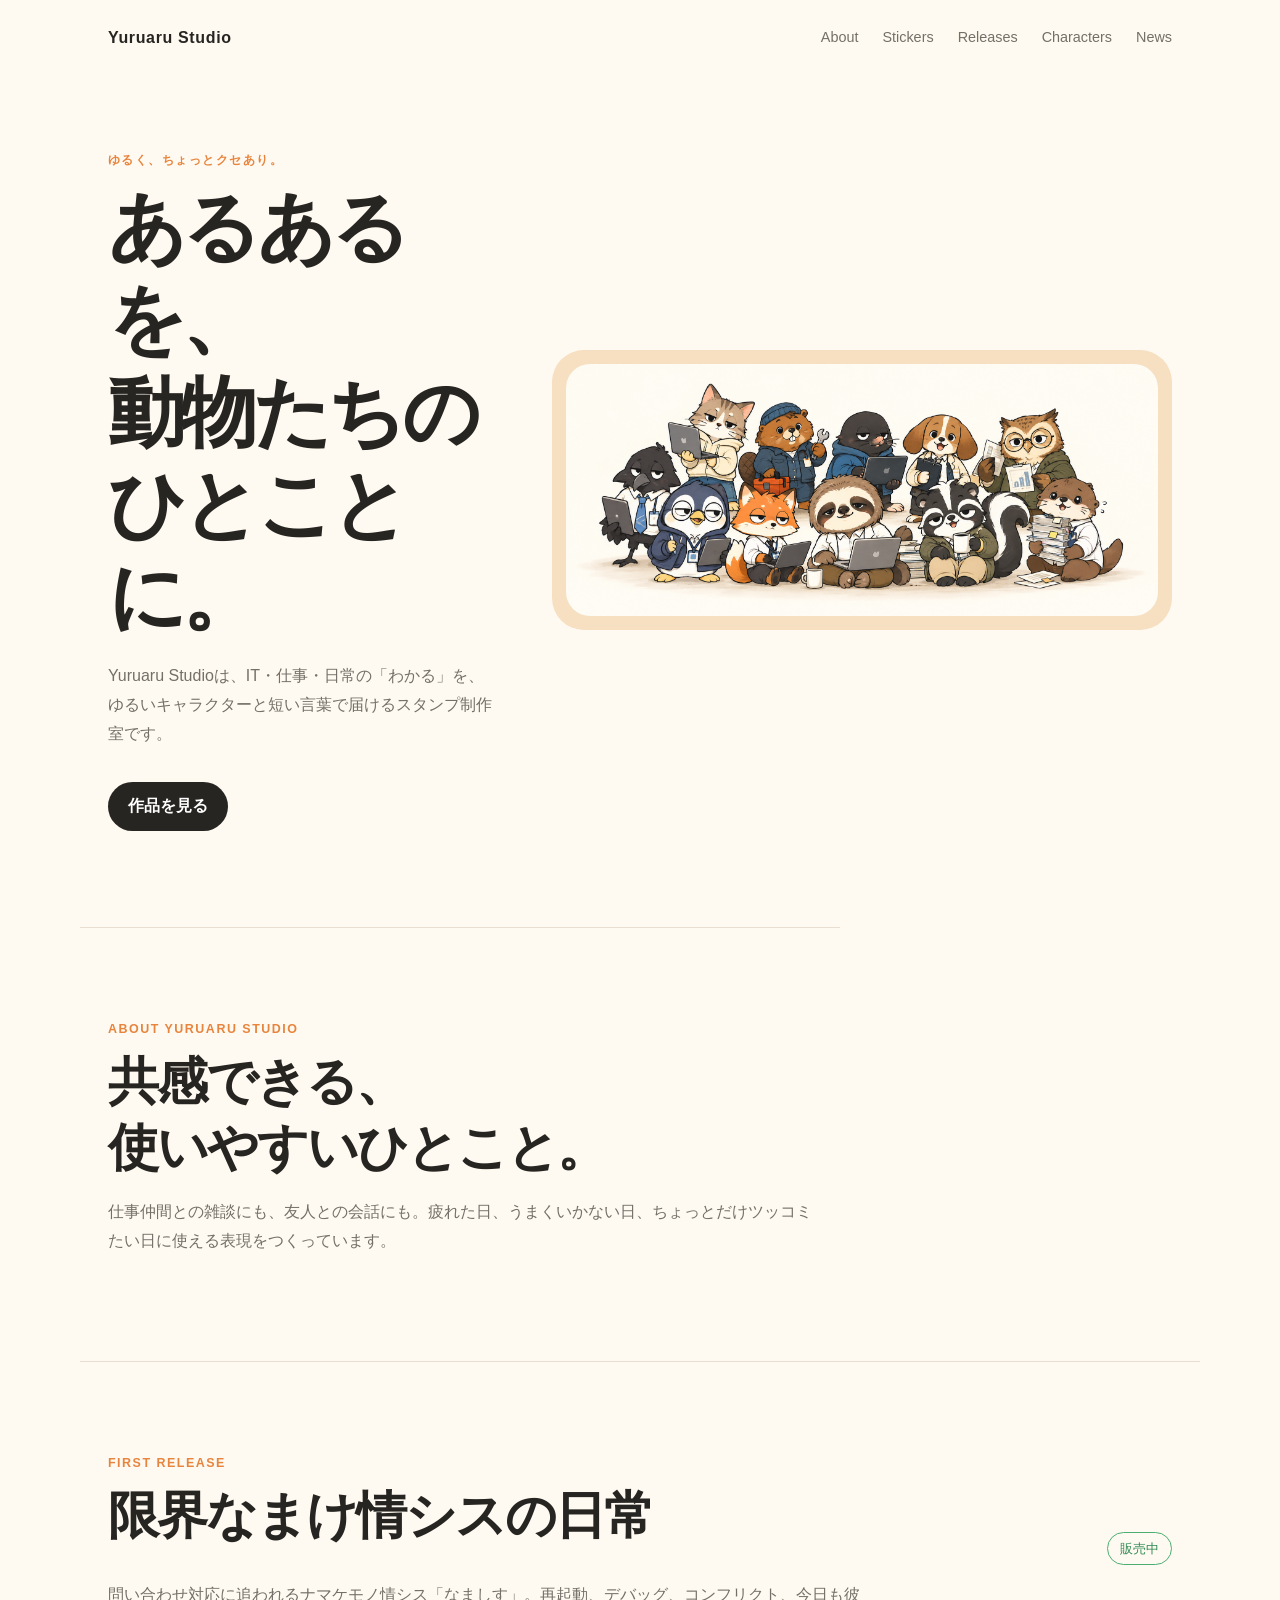
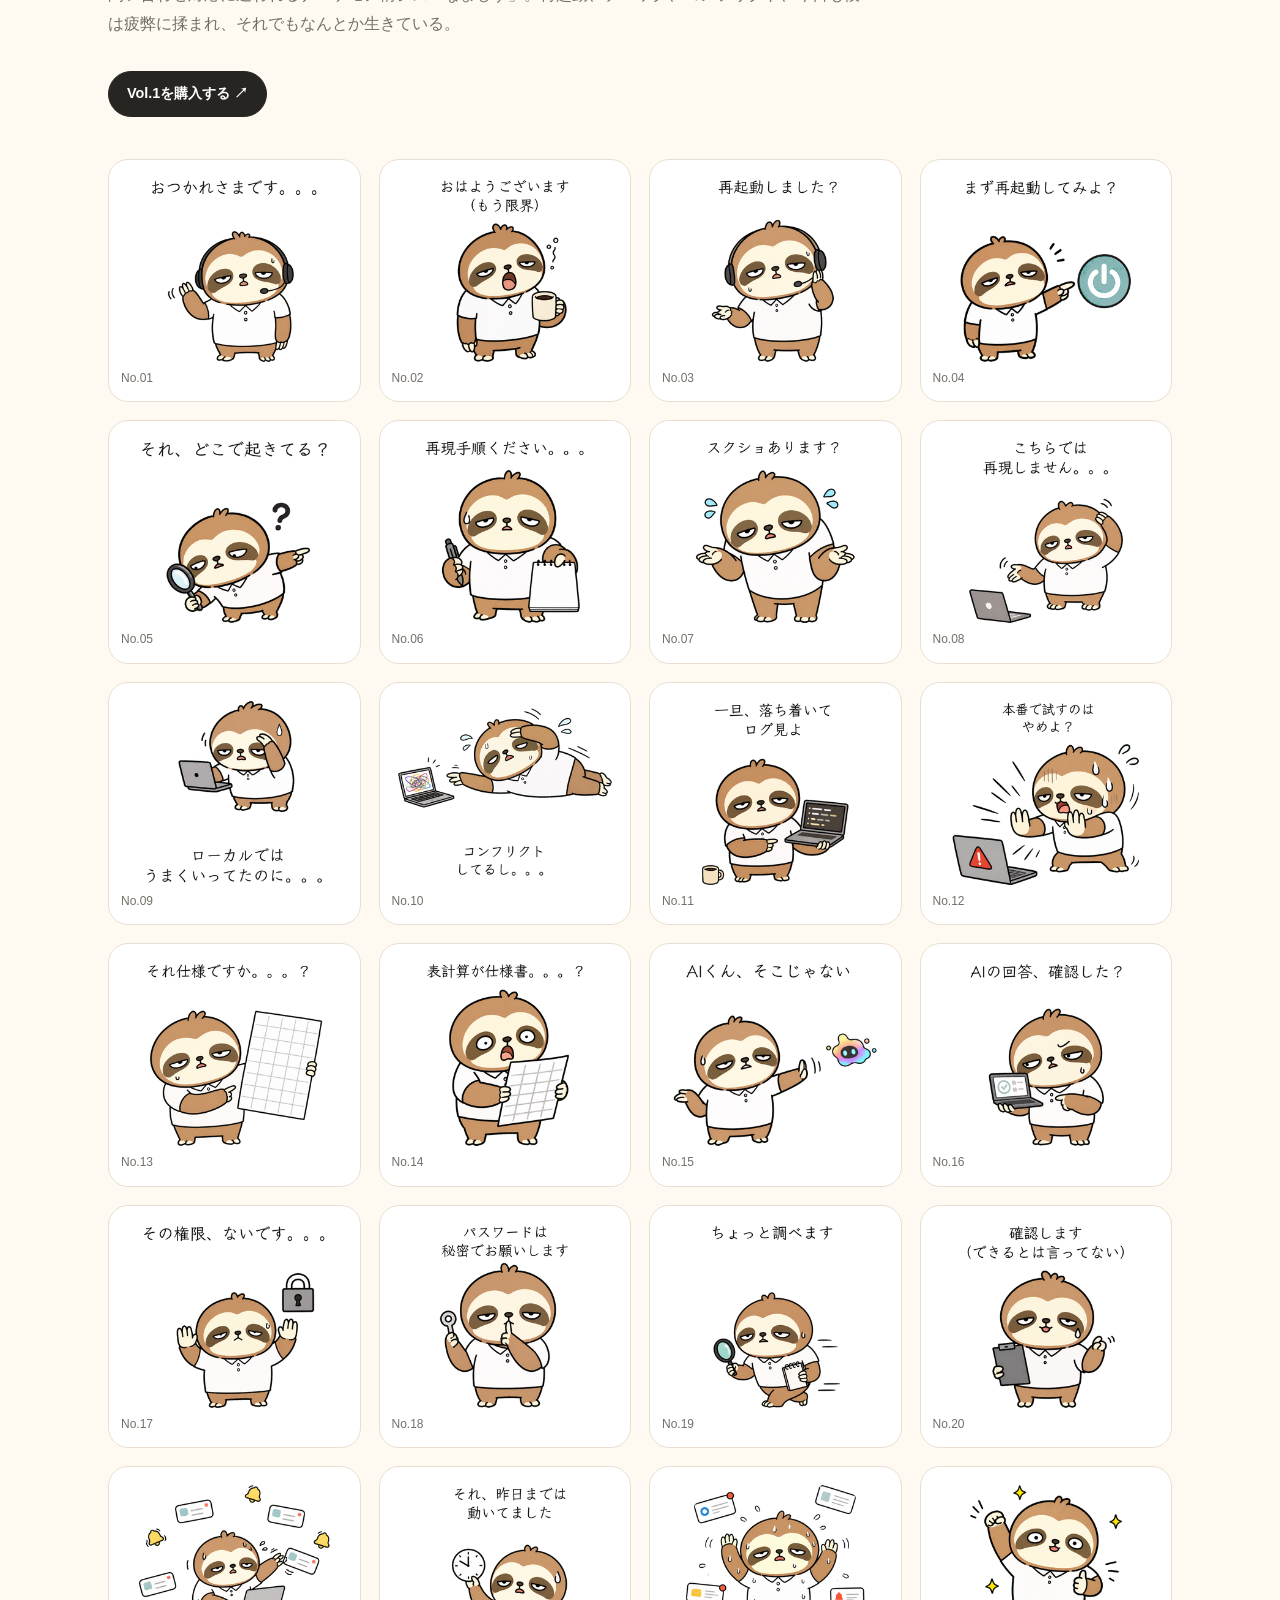
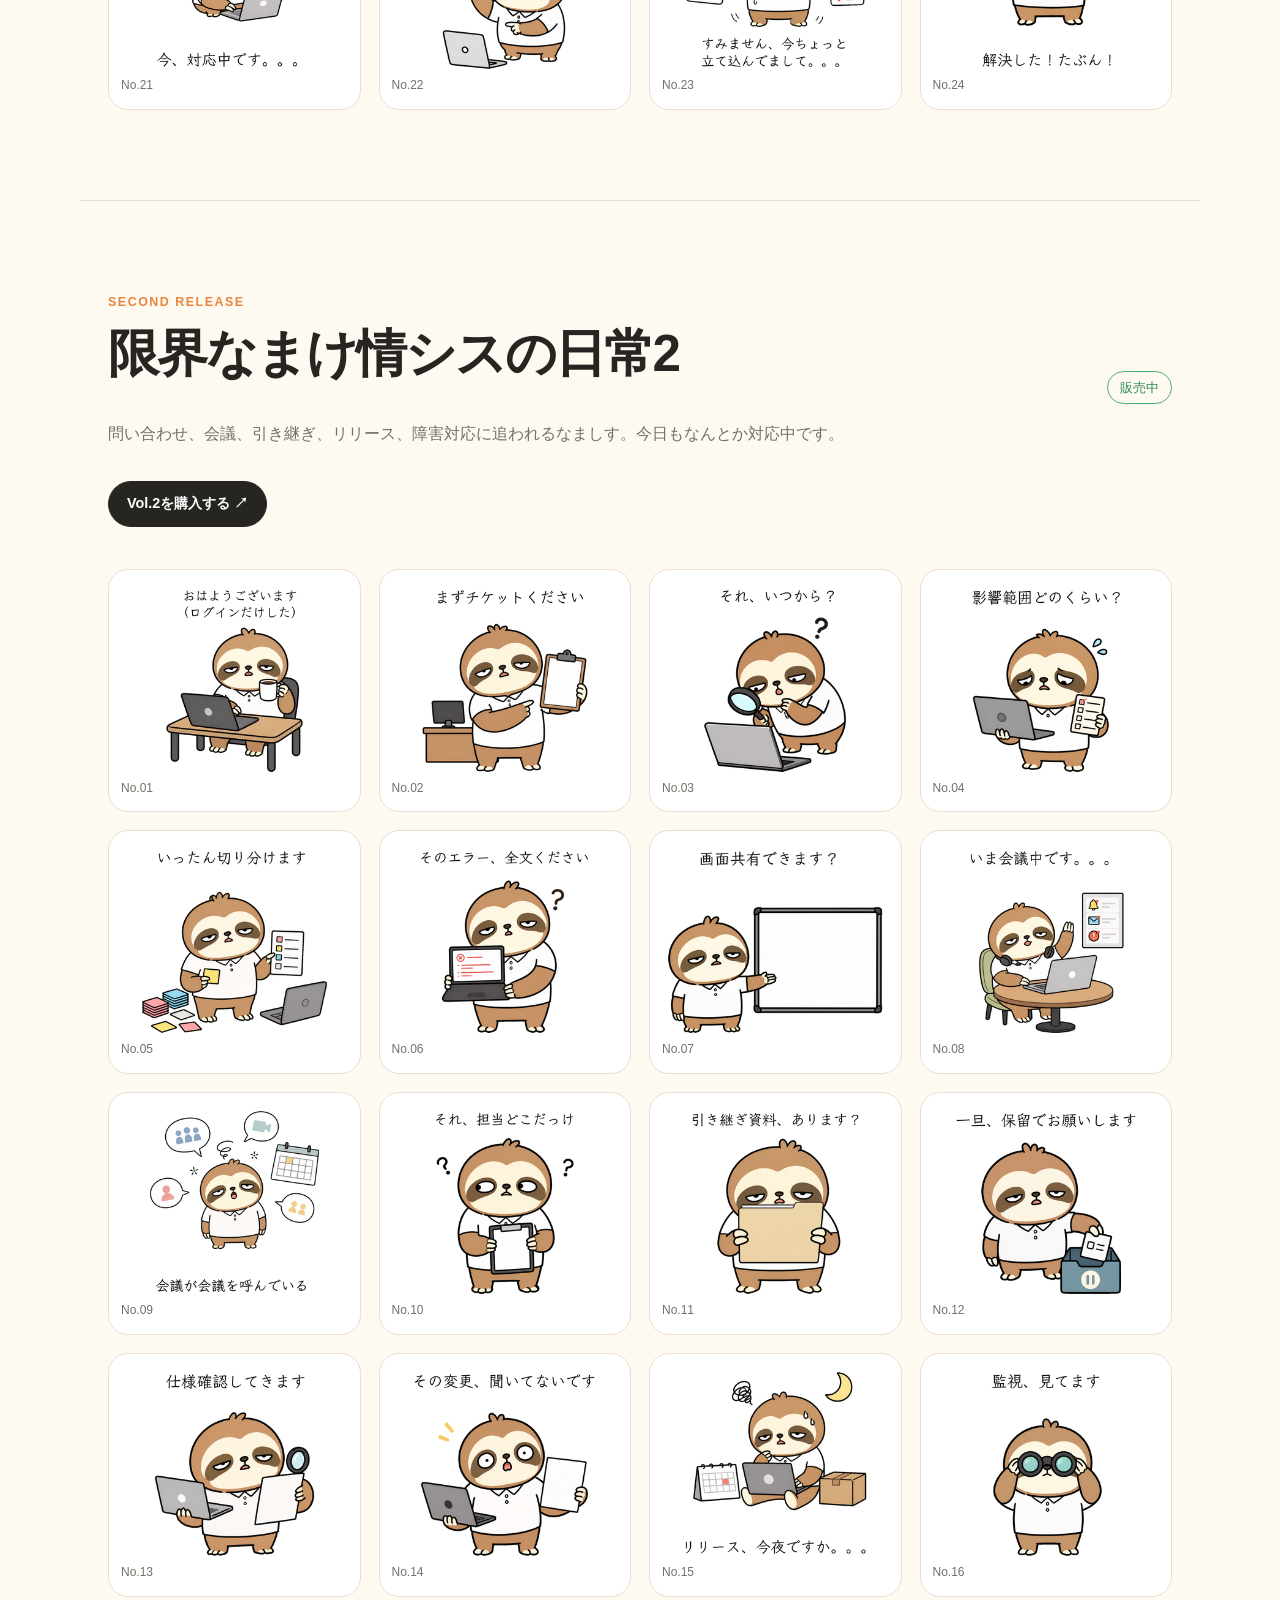
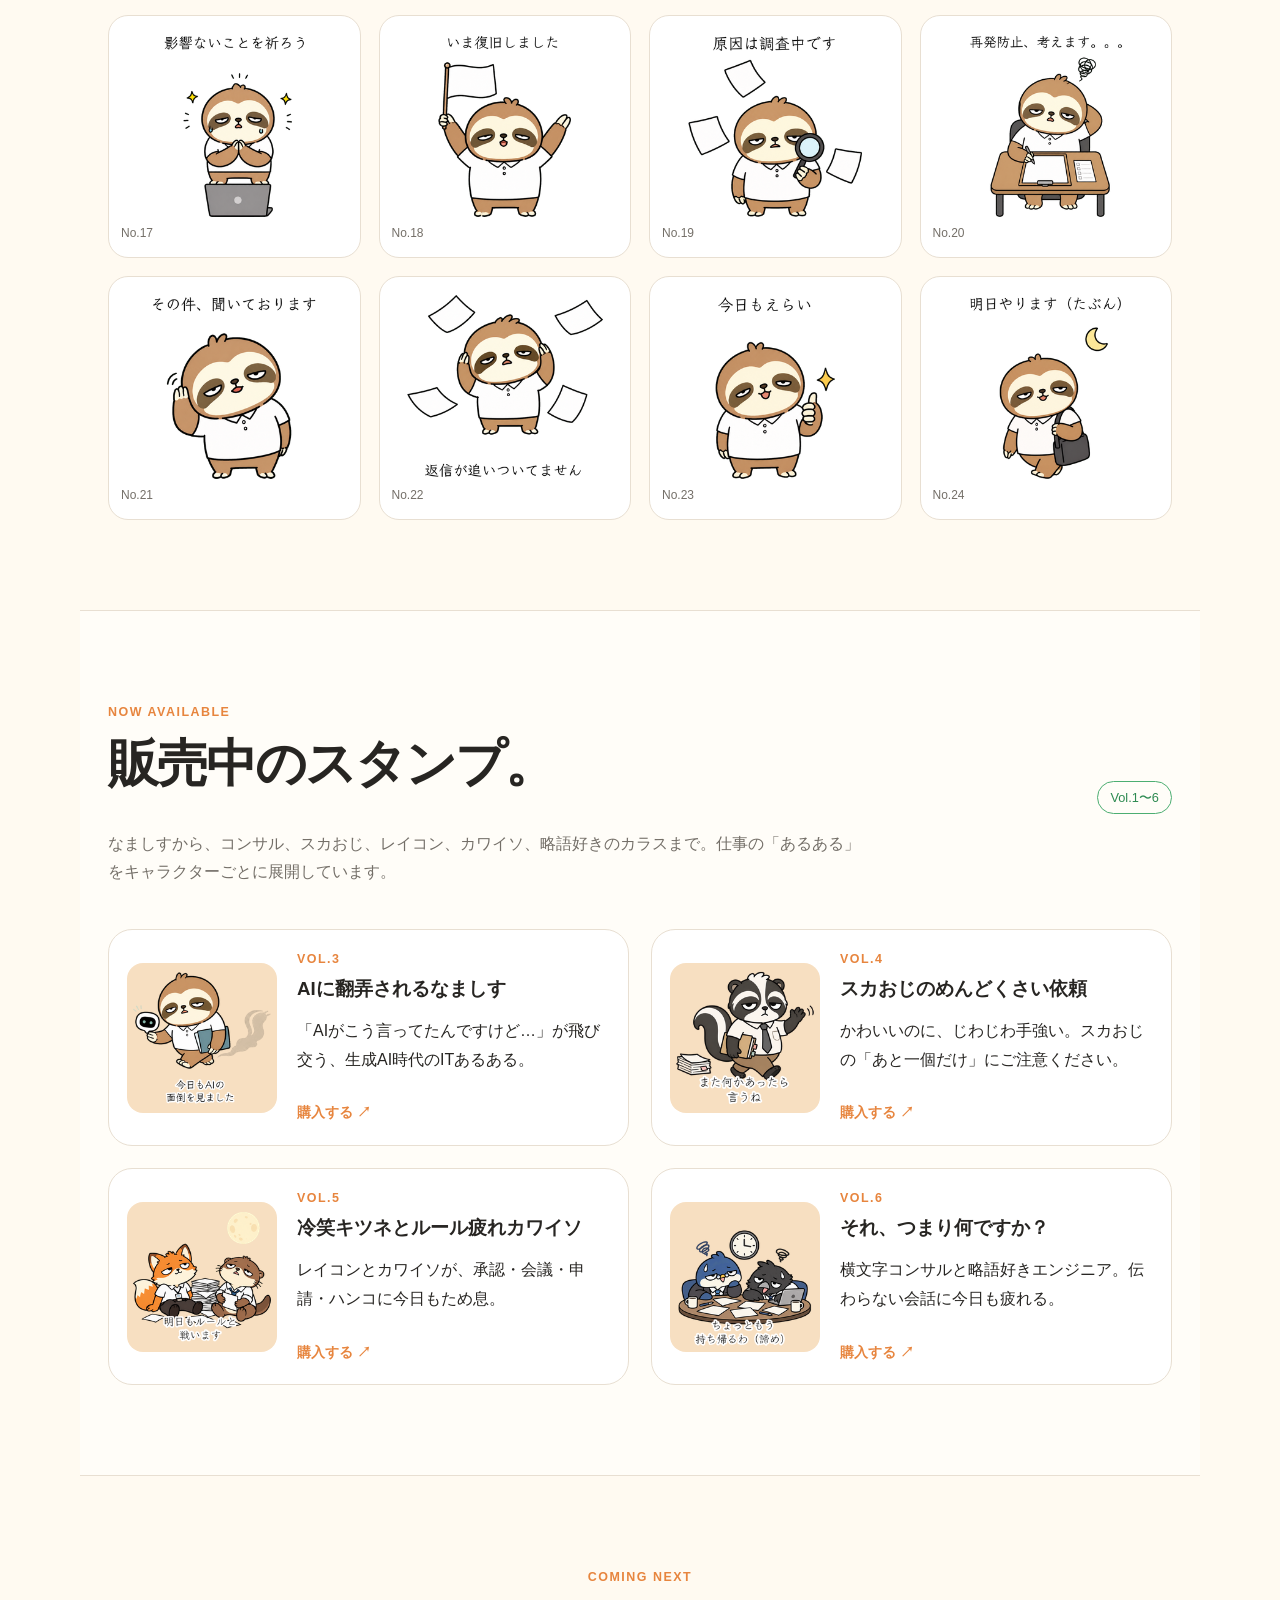
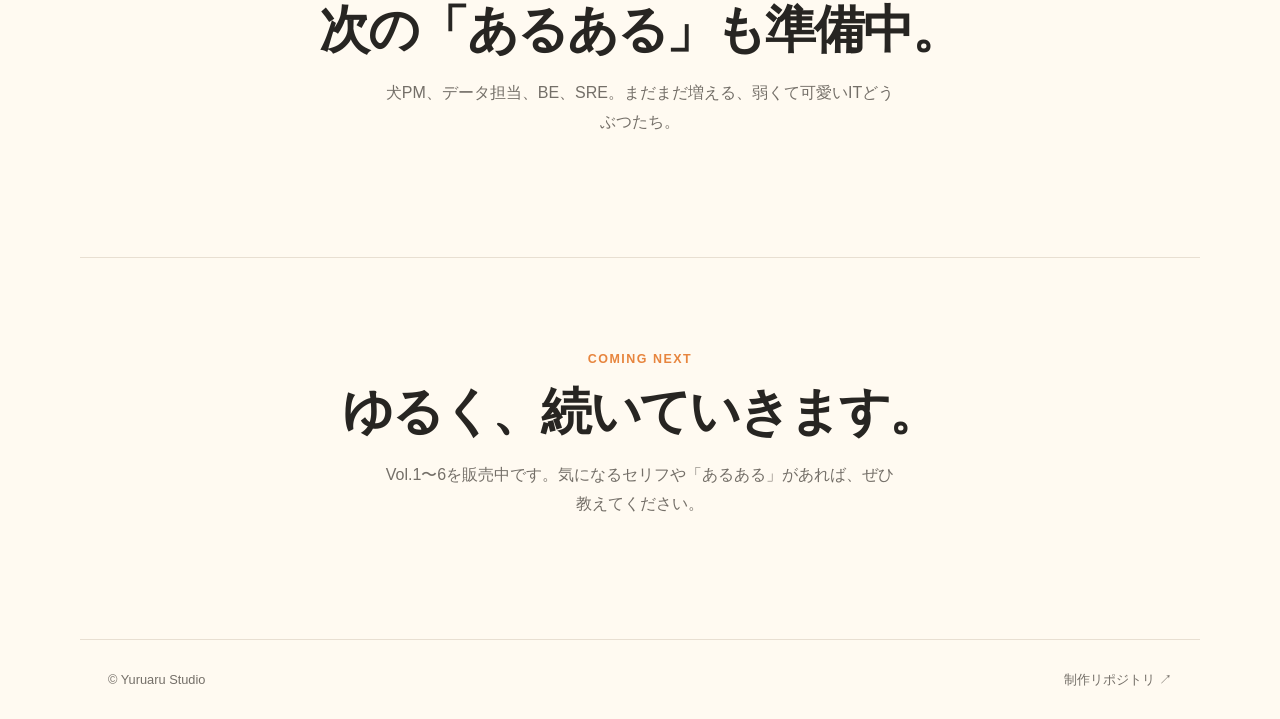
<file: site/index.html>
<!doctype html>
<html lang="ja">
<head>
  <meta charset="utf-8">
  <meta name="viewport" content="width=device-width, initial-scale=1">
  <meta name="description" content="Yuruaru Studioは、ITや日常のあるあるをゆるい動物スタンプで届ける制作室です。">
  <title>Yuruaru Studio｜ゆるある制作室</title>
  <link rel="stylesheet" href="style.css">
</head>
<body>
  <header class="site-header">
    <a class="brand" href="./">Yuruaru Studio</a>
    <nav><a href="#about">About</a><a href="#stickers">Stickers</a><a href="#releases">Releases</a><a href="characters.html">Characters</a><a href="#news">News</a></nav>
  </header>

  <main>
    <section class="hero">
      <div class="hero-copy">
        <p class="eyebrow">ゆるく、ちょっとクセあり。</p>
        <h1>あるあるを、<br>動物たちのひとことに。</h1>
        <p>Yuruaru Studioは、IT・仕事・日常の「わかる」を、ゆるいキャラクターと短い言葉で届けるスタンプ制作室です。</p>
        <a class="button" href="#stickers">作品を見る</a>
      </div>
      <div class="hero-art"><img src="assets/cast-hero.png" alt="Yuruaru Studioの動物キャラクターたち"></div>
    </section>

    <section id="about" class="section about">
      <p class="eyebrow">About Yuruaru Studio</p>
      <h2>共感できる、<br>使いやすいひとこと。</h2>
      <p>仕事仲間との雑談にも、友人との会話にも。疲れた日、うまくいかない日、ちょっとだけツッコミたい日に使える表現をつくっています。</p>
    </section>

    <section id="stickers" class="section">
      <div class="section-heading"><div><p class="eyebrow">First release</p><h2>限界なまけ情シスの日常</h2></div><span class="status status-live">販売中</span></div>
      <p class="lead">問い合わせ対応に追われるナマケモノ情シス「なましす」。再起動、デバッグ、コンフリクト、今日も彼は疲弊に揉まれ、それでもなんとか生きている。</p>
      <a class="store-button" href="https://line.me/S/sticker/36399843" target="_blank" rel="noopener">Vol.1を購入する ↗</a>
      <div class="sticker-grid">
        <script>
          const names = ['otsukaresama','ohayou-limit','restart-question','restart','where','reproduction-steps','screenshot','not-reproduce','local','conflict','logs','stop-production','excel-spec','excel-shock','ai-not-that','ai-check','no-access','secret','research','checking','in-progress','yesterday','busy','resolved'];
          names.forEach((name, index) => document.write(`<figure><img src="assets/submission/line-stickers/${String(index + 1).padStart(2, '0')}.png" alt="なましす No.${index + 1}"><figcaption>No.${String(index + 1).padStart(2, '0')}</figcaption></figure>`));
        </script>
      </div>
    </section>

    <section id="vol2" class="section">
      <div class="section-heading"><div><p class="eyebrow">Second release</p><h2>限界なまけ情シスの日常2</h2></div><span class="status status-live">販売中</span></div>
      <p class="lead">問い合わせ、会議、引き継ぎ、リリース、障害対応に追われるなましす。今日もなんとか対応中です。</p>
      <a class="store-button" href="https://line.me/S/sticker/36286442" target="_blank" rel="noopener">Vol.2を購入する ↗</a>
      <div class="sticker-grid">
        <script>
          for (let index = 1; index <= 24; index++) document.write(`<figure><img src="assets/submission/vol2-line-stickers/${String(index).padStart(2, '0')}.png" alt="なましす 第二弾 No.${index}"><figcaption>No.${String(index).padStart(2, '0')}</figcaption></figure>`);
        </script>
      </div>
    </section>

    <section id="releases" class="section future">
      <div class="section-heading"><div><p class="eyebrow">Now available</p><h2>販売中のスタンプ。</h2></div><span class="status status-live">Vol.1〜6</span></div>
      <p class="lead">なましすから、コンサル、スカおじ、レイコン、カワイソ、略語好きのカラスまで。仕事の「あるある」をキャラクターごとに展開しています。</p>
      <div class="future-grid">
        <article class="future-card"><img src="assets/submission/vol3-main.png" alt="AIに翻弄されるなましす"><div><p class="eyebrow">Vol.3</p><h3>AIに翻弄されるなましす</h3><p>「AIがこう言ってたんですけど…」が飛び交う、生成AI時代のITあるある。</p><a class="text-link" href="https://line.me/S/sticker/36466731" target="_blank" rel="noopener">購入する ↗</a></div></article>
        <article class="future-card"><img src="assets/submission/vol4-main.png" alt="スカおじのめんどくさい依頼"><div><p class="eyebrow">Vol.4</p><h3>スカおじのめんどくさい依頼</h3><p>かわいいのに、じわじわ手強い。スカおじの「あと一個だけ」にご注意ください。</p><a class="text-link" href="https://line.me/S/sticker/36487866" target="_blank" rel="noopener">購入する ↗</a></div></article>
        <article class="future-card"><img src="assets/submission/vol5-main.png" alt="冷笑キツネとルール疲れカワイソ"><div><p class="eyebrow">Vol.5</p><h3>冷笑キツネとルール疲れカワイソ</h3><p>レイコンとカワイソが、承認・会議・申請・ハンコに今日もため息。</p><a class="text-link" href="https://line.me/S/sticker/36518780" target="_blank" rel="noopener">購入する ↗</a></div></article>
        <article class="future-card"><img src="assets/submission/vol6-main.png" alt="それ、つまり何ですか？"><div><p class="eyebrow">Vol.6</p><h3>それ、つまり何ですか？</h3><p>横文字コンサルと略語好きエンジニア。伝わらない会話に今日も疲れる。</p><a class="text-link" href="https://line.me/S/sticker/36695331" target="_blank" rel="noopener">購入する ↗</a></div></article>
      </div>
    </section>

    <section id="future" class="section next">
      <p class="eyebrow">Coming next</p>
      <h2>次の「あるある」も準備中。</h2>
      <p>犬PM、データ担当、BE、SRE。まだまだ増える、弱くて可愛いITどうぶつたち。</p>
    </section>

    <section id="news" class="section next">
      <p class="eyebrow">Coming next</p>
      <h2>ゆるく、続いていきます。</h2>
      <p>Vol.1〜6を販売中です。気になるセリフや「あるある」があれば、ぜひ教えてください。</p>
    </section>
  </main>

  <footer><span>© Yuruaru Studio</span><a href="https://github.com/ksc0000/line-stamp-it">制作リポジトリ ↗</a></footer>
</body>
</html>
</file>
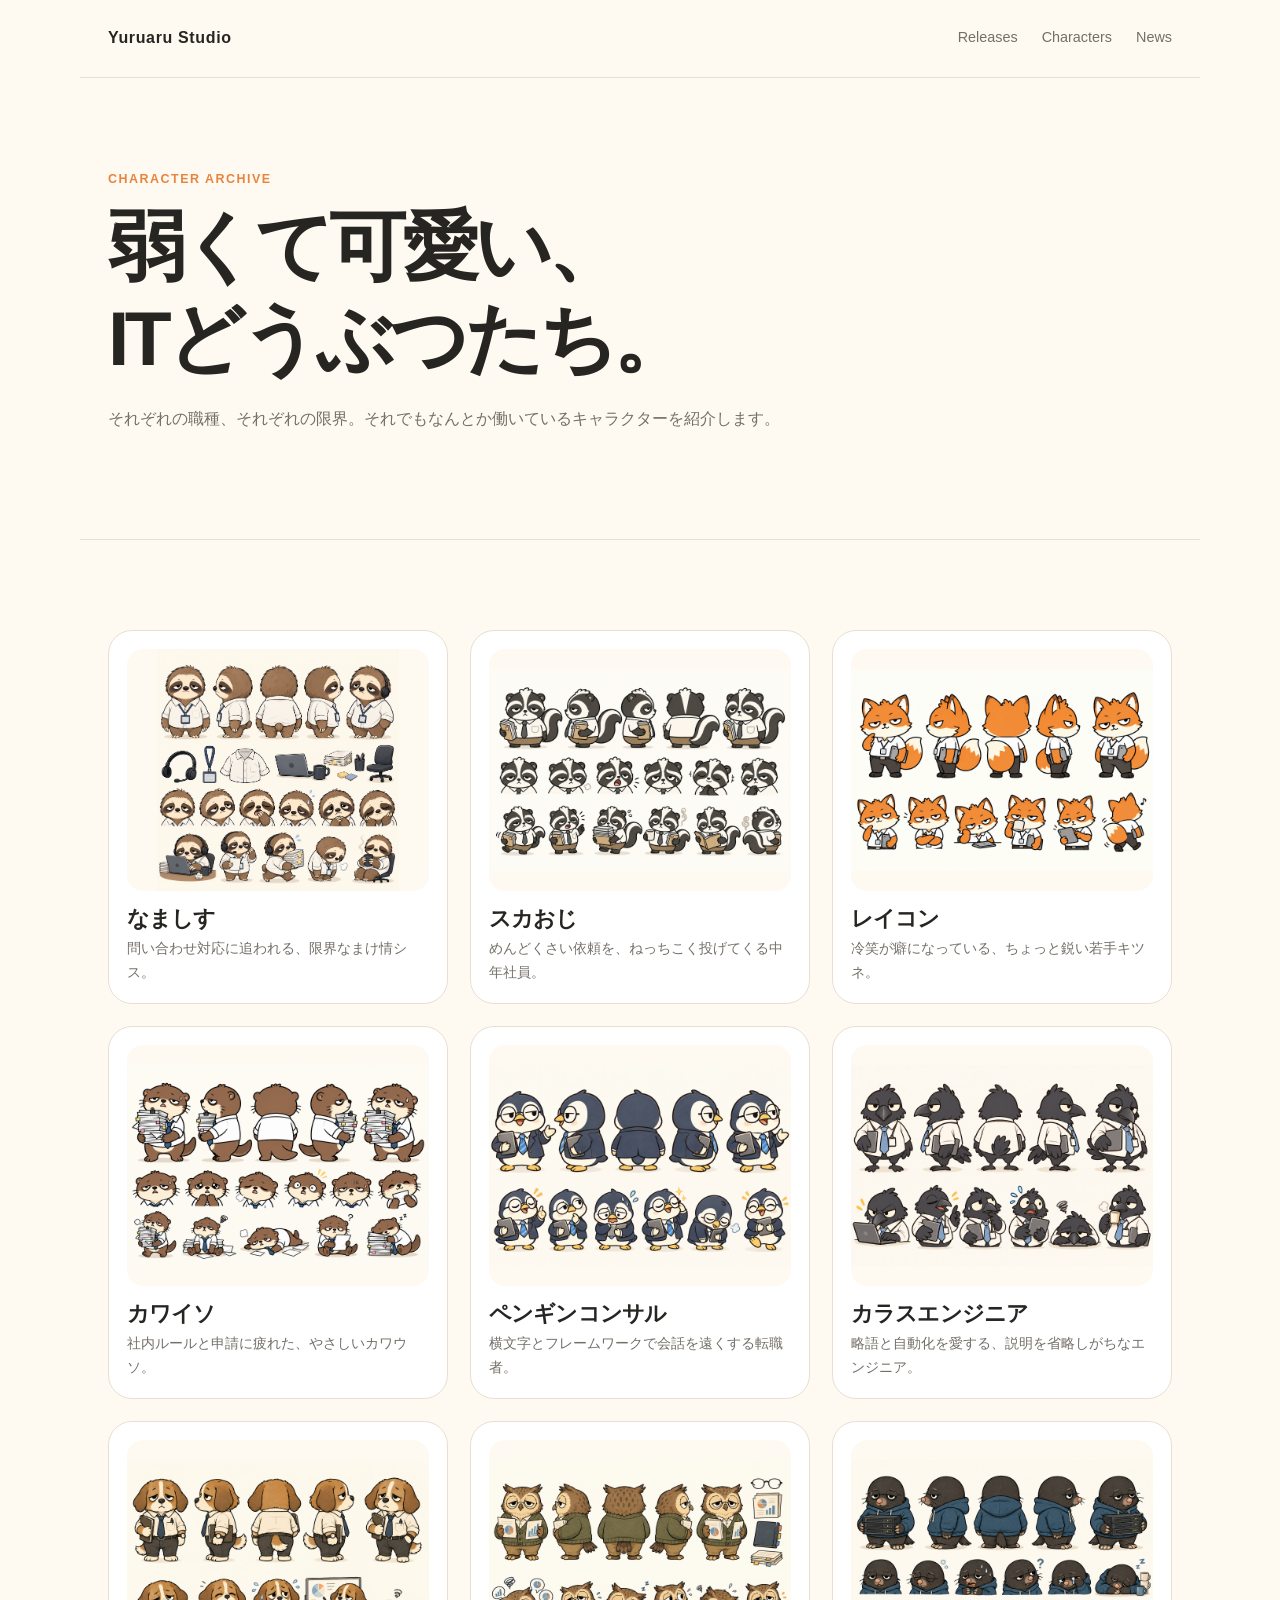
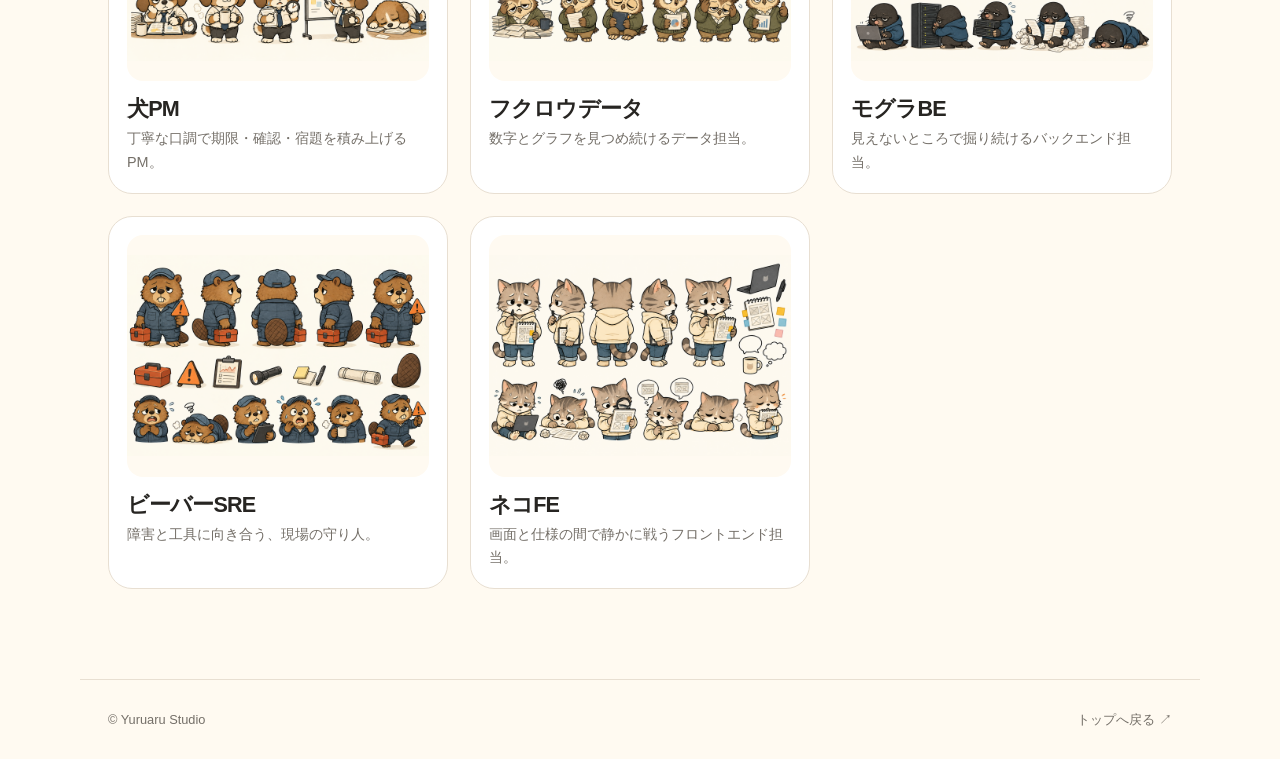
<file: site/characters.html>
<!doctype html>
<html lang="ja">
<head>
  <meta charset="utf-8">
  <meta name="viewport" content="width=device-width, initial-scale=1">
  <meta name="description" content="Yuruaru StudioのITどうぶつキャラクター紹介。">
  <title>Characters｜Yuruaru Studio</title>
  <link rel="stylesheet" href="style.css">
</head>
<body>
  <header class="site-header">
    <a class="brand" href="./">Yuruaru Studio</a>
    <nav><a href="./#releases">Releases</a><a href="characters.html">Characters</a><a href="./#news">News</a></nav>
  </header>
  <main>
    <section class="section character-intro">
      <p class="eyebrow">Character archive</p>
      <h1>弱くて可愛い、<br>ITどうぶつたち。</h1>
      <p class="lead">それぞれの職種、それぞれの限界。それでもなんとか働いているキャラクターを紹介します。</p>
    </section>
    <section class="section">
      <div class="character-grid">
        <article class="character-card"><img src="assets/characters/11-namashisu.png" alt="なましす"><h2>なましす</h2><p>問い合わせ対応に追われる、限界なまけ情シス。</p></article>
        <article class="character-card"><img src="assets/characters/08-suka-oji.png" alt="スカおじ"><h2>スカおじ</h2><p>めんどくさい依頼を、ねっちこく投げてくる中年社員。</p></article>
        <article class="character-card"><img src="assets/characters/09-reikon.png" alt="レイコン"><h2>レイコン</h2><p>冷笑が癖になっている、ちょっと鋭い若手キツネ。</p></article>
        <article class="character-card"><img src="assets/characters/10-kawaiso.png" alt="カワイソ"><h2>カワイソ</h2><p>社内ルールと申請に疲れた、やさしいカワウソ。</p></article>
        <article class="character-card"><img src="assets/characters/07-penguin-consultant.png" alt="ペンギンコンサル"><h2>ペンギンコンサル</h2><p>横文字とフレームワークで会話を遠くする転職者。</p></article>
        <article class="character-card"><img src="assets/characters/05-crow-ai.png" alt="カラスエンジニア"><h2>カラスエンジニア</h2><p>略語と自動化を愛する、説明を省略しがちなエンジニア。</p></article>
        <article class="character-card"><img src="assets/characters/06-dog-pm.png" alt="犬PM"><h2>犬PM</h2><p>丁寧な口調で期限・確認・宿題を積み上げるPM。</p></article>
        <article class="character-card"><img src="assets/characters/04-owl-data.png" alt="フクロウデータ"><h2>フクロウデータ</h2><p>数字とグラフを見つめ続けるデータ担当。</p></article>
        <article class="character-card"><img src="assets/characters/03-mole-be.png" alt="モグラBE"><h2>モグラBE</h2><p>見えないところで掘り続けるバックエンド担当。</p></article>
        <article class="character-card"><img src="assets/characters/02-beaver-sre.png" alt="ビーバーSRE"><h2>ビーバーSRE</h2><p>障害と工具に向き合う、現場の守り人。</p></article>
        <article class="character-card"><img src="assets/characters/01-cat-fe.png" alt="ネコFE"><h2>ネコFE</h2><p>画面と仕様の間で静かに戦うフロントエンド担当。</p></article>
      </div>
    </section>
  </main>
  <footer><span>© Yuruaru Studio</span><a href="./">トップへ戻る ↗</a></footer>
</body>
</html>
</file>
<file: site/style.css>
:root { --ink:#272522; --muted:#746f68; --cream:#fffaf1; --orange:#e7853e; --line:#e8dfd2; }
* { box-sizing:border-box; }
html { scroll-behavior:smooth; }
body { margin:0; color:var(--ink); background:var(--cream); font-family:-apple-system,BlinkMacSystemFont,"Hiragino Sans","Yu Gothic",sans-serif; line-height:1.8; }
a { color:inherit; text-decoration:none; }
.site-header { max-width:1120px; margin:auto; padding:24px 28px; display:flex; justify-content:space-between; align-items:center; }
.brand { font-weight:800; letter-spacing:.04em; }
nav { display:flex; gap:24px; color:var(--muted); font-size:.9rem; }
.hero { max-width:1120px; min-height:540px; margin:auto; padding:72px 28px 96px; display:grid; grid-template-columns:.85fr 1.35fr; gap:54px; align-items:center; }
.hero-copy h1 { margin:10px 0 20px; font-size:clamp(2.5rem,6vw,5rem); line-height:1.2; letter-spacing:-.06em; }
.hero-copy > p:not(.eyebrow) { max-width:580px; color:var(--muted); }
.eyebrow { margin:0; color:var(--orange); font-size:.78rem; font-weight:800; letter-spacing:.12em; text-transform:uppercase; }
.button { display:inline-block; margin-top:18px; padding:10px 20px; border-radius:99px; color:white; background:var(--ink); font-weight:700; }
.hero-art { display:flex; justify-content:center; padding:14px; border-radius:32px; background:#f7dfc1; overflow:hidden; }
.hero-art img { display:block; width:100%; max-width:620px; border-radius:24px; }
.section { max-width:1120px; margin:auto; padding:90px 28px; border-top:1px solid var(--line); }
.about { max-width:760px; margin-left:max(28px,calc((100% - 1120px)/2)); }
h2 { margin:8px 0 16px; font-size:clamp(1.9rem,4vw,3.3rem); line-height:1.3; letter-spacing:-.04em; }
.character-intro h1 { margin:10px 0 20px; font-size:clamp(2.5rem,6vw,5rem); line-height:1.2; letter-spacing:-.06em; }
.about p:last-child,.lead { color:var(--muted); }
.section-heading { display:flex; justify-content:space-between; gap:20px; align-items:end; }
.status { padding:4px 12px; border:1px solid #e7b07a; border-radius:99px; color:#bd6a2e; font-size:.8rem; white-space:nowrap; }
.status-live { border-color:#4cae72; color:#2d8a51; }
.status-muted { border-color:#c8c0b7; color:var(--muted); }
.lead { max-width:760px; }
.store-button { display:inline-block; margin-top:16px; padding:9px 18px; border:1px solid var(--ink); border-radius:99px; background:var(--ink); color:white; font-weight:700; font-size:.9rem; }
.sticker-grid { display:grid; grid-template-columns:repeat(4,1fr); gap:18px; margin-top:42px; }
figure { margin:0; padding:12px; border:1px solid var(--line); border-radius:20px; background:white; }
figure img { display:block; width:100%; height:auto; }
figcaption { color:var(--muted); font-size:.75rem; }
.future { background:#fffdf8; }
.future-grid { display:grid; grid-template-columns:repeat(2,1fr); gap:22px; margin-top:42px; }
.future-card { display:grid; grid-template-columns:150px 1fr; gap:20px; align-items:center; padding:18px; border:1px solid var(--line); border-radius:24px; background:white; }
.future-card img { width:100%; border-radius:16px; background:#f7dfc1; }
.future-card h3 { margin:5px 0 8px; line-height:1.35; }
.future-card p:last-child { margin:0; color:var(--muted); font-size:.9rem; line-height:1.6; }
.text-link { display:inline-block; margin-top:10px; color:var(--orange); font-weight:800; font-size:.88rem; }
.next { text-align:center; padding-bottom:120px; }
.next p:last-child { max-width:520px; margin:0 auto; color:var(--muted); }
.character-grid { display:grid; grid-template-columns:repeat(3,1fr); gap:22px; }
.character-card { padding:18px; border:1px solid var(--line); border-radius:24px; background:white; }
.character-card img { display:block; width:100%; aspect-ratio:1.25; object-fit:contain; border-radius:16px; background:#fffaf1; }
.character-card h2 { margin:14px 0 4px; font-size:1.35rem; }
.character-card p { margin:0; color:var(--muted); font-size:.9rem; line-height:1.65; }
footer { max-width:1120px; margin:auto; padding:28px; border-top:1px solid var(--line); display:flex; justify-content:space-between; color:var(--muted); font-size:.8rem; }
@media (max-width:700px) { nav { gap:12px; font-size:.78rem; } .hero { grid-template-columns:1fr; gap:30px; padding-top:40px; } .hero-art { max-width:100%; margin:auto; } .section-heading { align-items:start; flex-direction:column; } .sticker-grid { grid-template-columns:repeat(2,1fr); gap:10px; } .future-grid { grid-template-columns:1fr; } .future-card { grid-template-columns:110px 1fr; gap:14px; } .character-grid { grid-template-columns:repeat(2,1fr); gap:12px; } .character-card { padding:12px; border-radius:18px; } footer { flex-direction:column; gap:8px; } }
</file>
